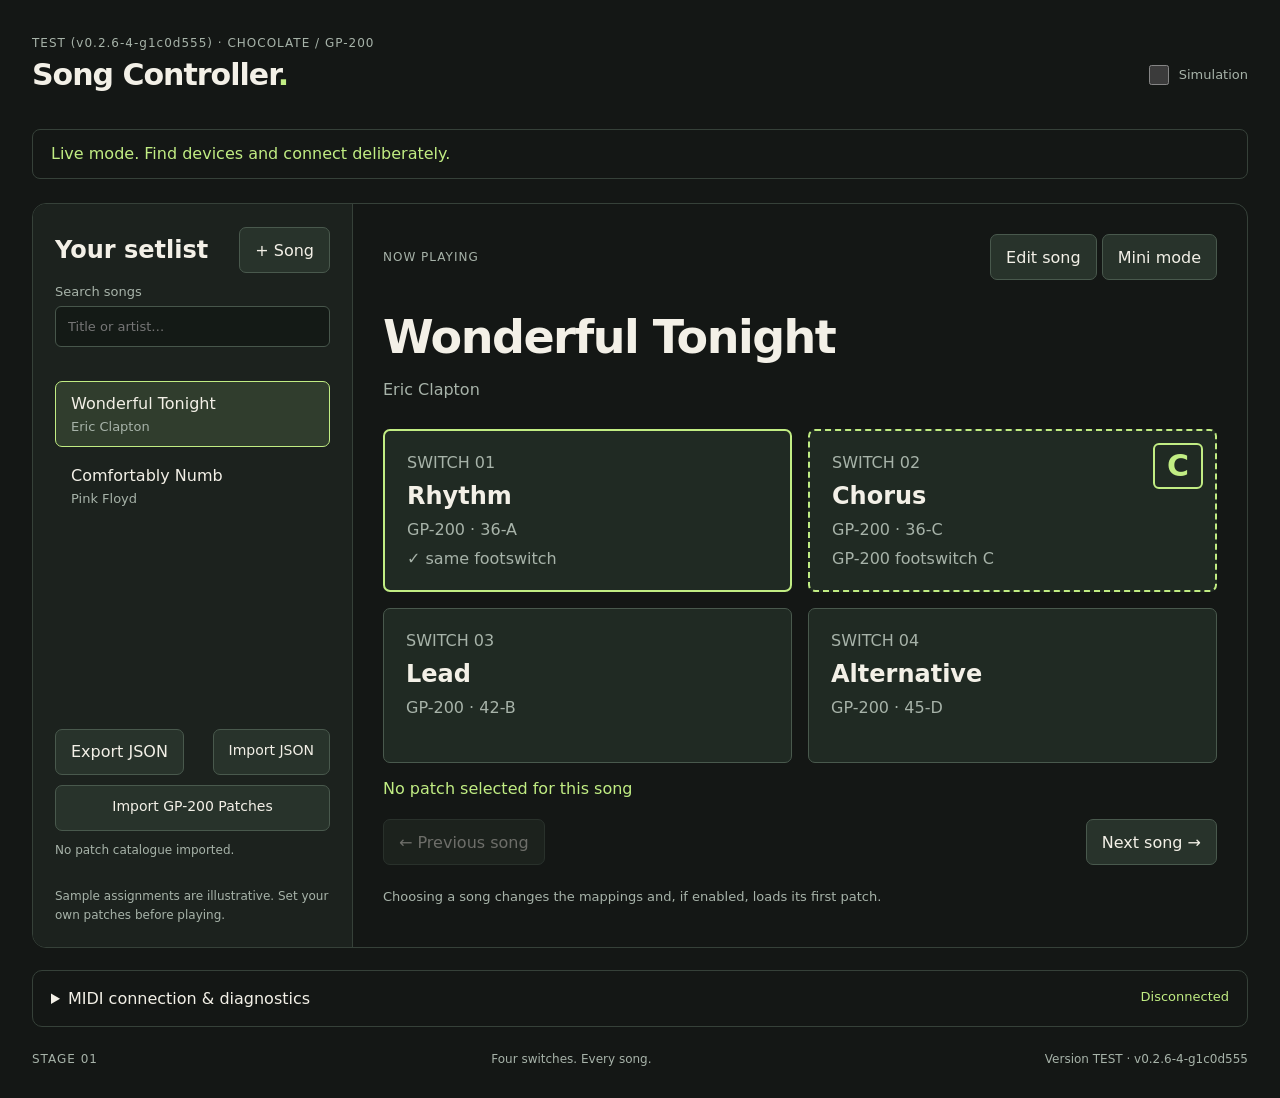
<file: index.html>
<!doctype html>
<html lang="en"><head><meta charset="utf-8"><meta name="viewport" content="width=device-width,initial-scale=1"><title>Chocolate · Song Controller</title><link rel="stylesheet" href="style.css"><link rel="manifest" href="manifest.webmanifest"><meta name="theme-color" content="#141715"><link rel="icon" href="icons/live-192.png"><script src="version.js"></script></head><body>
<header><div><span class="eyebrow" id="eyebrow">CHOCOLATE / GP-200</span><h1>Song Controller<span class="dot">.</span></h1></div><label class="mode"><input id="simulation" type="checkbox"> Simulation</label></header>
<button id="reconnect" hidden>⚠ MIDI lost · tap to reconnect</button><button id="update" hidden>Update ready · reload</button><div id="notice" role="status" aria-live="polite">Live mode. Find devices and connect deliberately.</div>
<main><aside><div class="row"><h2>Your setlist</h2><button id="add">+ Song</button></div><label>Search songs<input id="search" type="search" placeholder="Title or artist…"></label><nav id="songs" aria-label="Song list"></nav><div class="row"><button id="export">Export JSON</button><label class="file">Import JSON<input id="import" type="file" accept=".json,application/json"></label></div><label class="file patch-import">Import GP-200 Patches<input id="patch-import" type="file" accept=".zip,application/zip"></label><p id="patch-summary" role="status" aria-live="polite">No patch catalogue imported.</p><div id="patch-flags" hidden><strong>Check these assignments</strong><ul id="patch-flag-list"></ul><p>They may play the wrong patch. Fix each in Edit Song, or Dismiss it if the assignment is right. Changing that switch’s label, bank or slot also clears its warning.</p></div><button id="undo-reconcile" hidden>Undo last reconciliation</button><p id="undo-reason" role="status" hidden></p><small>Sample assignments are illustrative. Set your own patches before playing.</small></aside>
<section class="performance"><div class="row"><span class="eyebrow">NOW PLAYING</span><span class="actions"><button id="edit">Edit song</button> <button id="mini-toggle">Mini mode</button></span></div><h2 id="title"></h2><select id="mini-song" aria-label="Current song"></select><p id="artist"></p><div id="patches" class="patches"></div><p id="selected" aria-live="polite">No patch selected</p><div class="row"><button id="previous">← Previous song</button><button id="next">Next song →</button></div><p class="hint">Choosing a song changes the mappings and, if enabled, loads its first patch.</p></section></main>
<details><summary>MIDI connection & diagnostics <span id="status">Disconnected</span></summary><div class="settings"><p>Close MIDI-OX first. GP-200 receive source: USB; receive channel: 1.</p><div class="row"><button id="discover">Find MIDI devices</button><button id="disconnect">Disconnect</button></div><label>Chocolate input<select id="input"></select></label><label>GP-200 output<select id="output"></select></label><label>Song Select MIDI Input (optional)<select id="song-input"></select></label><small>Optional: lets MobileSheets or another MIDI app choose songs by MIDI Song Number. Send CC0 (bank) before every Program Change; the last bank is remembered per channel.</small><button id="connect">Connect selected devices</button><pre id="log" aria-label="MIDI diagnostic log"></pre></div></details>
<dialog id="editor"><form id="form"><div class="row"><h2>Edit song</h2><button type="button" id="cancel">Cancel</button></div><label>Title<input name="title" required maxlength="200"></label><label>Artist<input name="artist" maxlength="200"></label><label>MIDI Song Number (optional)<input name="midiSong" type="number" min="1" max="16384" step="1" placeholder="None"></label><label class="check"><input name="autoLoad" type="checkbox"> Auto-load first patch</label><small id="midi-song-hint"></small><div id="assignments"></div><p id="edit-error" role="alert"></p><div class="row"><button type="button" id="up">Move up</button><button type="button" id="down">Move down</button><button type="button" id="delete" class="danger">Delete song</button><button type="submit" class="primary">Save changes</button></div></form></dialog>
<dialog id="reconcile" aria-labelledby="reconcile-title"><h2 id="reconcile-title">Review patch import</h2><div id="reconcile-warnings"></div><p id="reconcile-baseline"><strong>Check first:</strong> updates assume each song currently points to the right patch in the saved catalogue. If patches moved in an earlier import and songs were not updated, these updates will follow the wrong names. If your songs already play the right patches on the GP-200, choose “Names only” to set a trustworthy baseline.</p><div id="reconcile-rows"></div><p id="reconcile-note"></p><p id="reconcile-error" role="alert"></p><div class="row"><button type="button" id="reconcile-cancel">Cancel</button><button type="button" id="reconcile-names">Names only</button><button type="button" id="reconcile-apply" class="primary">Apply</button></div></dialog>
<footer>STAGE 01<span>Four switches. Every song.</span><span id="version"></span></footer><script type="module" src="app.js"></script></body></html>
</file>
<file: style.css>
:root{color-scheme:dark;font-family:Segoe UI,system-ui,sans-serif;background:#141715;color:#f3f0e7;--muted:#a7b3a9;--green:#c1ed83;--line:#364139}*{box-sizing:border-box}body{max-width:1400px;margin:auto;padding:32px}header,.row,footer{display:flex;align-items:center;justify-content:space-between;gap:12px}h1{font-size:30px;margin:6px 0 25px;letter-spacing:-1px}h2{margin:10px 0}.dot{color:var(--green)}.eyebrow,small,footer{font-size:12px;color:var(--muted);letter-spacing:1px}.mode{display:flex;align-items:center;gap:10px}#notice{padding:14px 18px;border:1px solid var(--line);border-radius:8px;color:var(--green);margin:12px 0 24px;min-height:50px}main{display:grid;grid-template-columns:320px 1fr;border:1px solid var(--line);border-radius:14px;overflow:hidden}aside{background:#1c221e;padding:22px;border-right:1px solid var(--line)}label{display:block;font-size:13px;color:var(--muted);margin:10px 0}input,select{display:block;width:100%;background:#141a16;color:#f3f0e7;border:1px solid #47564b;padding:12px;border-radius:6px;margin-top:7px;font:inherit}input[type=checkbox]{display:inline;width:20px;height:20px;margin:0;accent-color:var(--green)}button,.file{background:#28332b;color:#f3f0e7;border:1px solid #49594d;border-radius:7px;padding:12px 15px;font:inherit;cursor:pointer;min-height:46px}button:hover,.file:hover{background:#38493c}button:focus-visible,input:focus-visible,select:focus-visible,summary:focus-visible,.file:focus-within{outline:3px solid var(--green);outline-offset:3px}button:disabled{opacity:.4;cursor:default}nav{margin:18px 0;max-height:430px;overflow:auto}nav button{display:block;width:100%;text-align:left;background:transparent;border-color:transparent;margin:6px 0}nav button.active{border-color:var(--green);background:#303d2d}nav span{display:block;font-size:13px;color:var(--muted);margin-top:6px}.performance{padding:30px}#title{font-size:clamp(27px,4vw,46px);letter-spacing:-1.5px;margin-top:30px}#artist{color:var(--muted);margin-bottom:30px}.patches{display:grid;grid-template-columns:1fr 1fr;gap:16px}.patch{padding:22px;text-align:left;min-height:155px;background:#202a23;display:flex;flex-direction:column;gap:10px}.patch strong{font-size:24px}.patch span{color:var(--muted)}.patch.active{background:var(--green);color:#162014;border-color:var(--green)}.patch.active span{color:#30452b}#selected{min-height:24px;color:var(--green)}.hint{font-size:13px;color:var(--muted);margin-top:24px}small{display:block;line-height:1.6;margin-top:18px;letter-spacing:0}.file{position:relative;font-size:14px;margin:0;overflow:hidden}.file input{position:absolute;inset:0;opacity:0;cursor:pointer;margin:0}details{border:1px solid var(--line);border-radius:10px;margin-top:22px}summary{cursor:pointer;padding:18px}#status{float:right;font-size:13px;color:var(--green)}.settings{padding:0 22px 22px;max-width:800px}pre{background:#101410;padding:14px;max-height:180px;overflow:auto;white-space:pre-wrap;font-size:12px}dialog{background:#202a23;color:inherit;border:1px solid #60765a;border-radius:12px;width:min(700px,95vw);max-height:90vh;padding:24px}dialog::backdrop{background:#000a}fieldset{border:1px solid var(--line);border-radius:7px;margin:15px 0;display:grid;grid-template-columns:2fr 1fr 1fr;gap:12px}legend{color:var(--green)}.danger,#edit-error{color:#ffb4a6}.primary{background:var(--green);color:#162014}footer{padding-top:25px}footer span{letter-spacing:0}@media(max-width:800px){body{padding:16px}main{grid-template-columns:240px 1fr}.performance{padding:20px}.patches{gap:10px}.patch{padding:16px}.row{flex-wrap:wrap}}@media(max-width:600px){main{display:flex;flex-direction:column}aside{border-right:0;border-bottom:1px solid var(--line)}nav{max-height:180px}.patch{min-height:140px}.patch strong{font-size:21px}header{align-items:flex-start}h1{font-size:25px}.mode{font-size:12px}fieldset{grid-template-columns:1fr 1fr}fieldset label:first-of-type{grid-column:1/-1}#status{float:none;display:block;margin-top:8px}}

/* Patch reconciliation: long lists scroll so the dialog's buttons stay reachable. */
#reconcile-rows{max-height:40vh;overflow:auto;overflow-wrap:anywhere}
#reconcile h3{font-size:15px;margin:12px 0 4px;color:var(--green)}
#reconcile ul,#patch-flags ul{margin:6px 0;padding-left:18px;font-size:13px}
#reconcile li,#patch-flags li{margin:4px 0}
#reconcile-baseline,#reconcile-note{font-size:13px;color:var(--muted)}
#reconcile-error,#patch-flags strong{color:#ffb4a6}
#patch-flags li button{display:block;margin-top:4px;min-height:44px;padding:6px 12px;font-size:13px}
#patch-flags{flex-shrink:0;max-height:140px;overflow:auto;overflow-wrap:anywhere;font-size:13px}
#undo-reconcile{flex-shrink:0}
/* Only while reconciliation UI shows: keep the setlist usable and everything reachable. */
aside.reconciling{overflow-y:auto}
aside.reconciling nav{min-height:170px}
#undo-reason{font-size:13px;color:var(--muted)}

/* Keep long setlists inside their panel at every screen size. */
aside{display:flex;flex-direction:column;min-height:0;min-width:0}
aside nav{flex:1 1 auto;min-height:0;overscroll-behavior:contain}
aside>.row,aside>label,aside>small{flex-shrink:0}
.performance{min-width:0}
#title,.patch strong,nav button{overflow-wrap:anywhere}

/* Short laptop and landscape-tablet viewports, including browser chrome. */
@media(min-width:601px) and (max-height:850px){
  body{padding:14px 20px}
  header{min-height:48px}
  h1{font-size:26px;margin:2px 0 4px}
  #notice{min-height:40px;padding:9px 14px;margin:6px 0 12px;font-size:14px}
  main{grid-template-columns:280px 1fr}
  aside{padding:14px;max-height:max(430px,calc(100dvh - 190px))}
  aside h2{font-size:19px;margin:4px 0}
  aside label{margin:6px 0}
  aside input{padding:10px;margin-top:4px}
  aside nav{margin:8px 0;max-height:none}
  nav button{padding:8px 10px;margin:2px 0;min-height:48px}
  nav span{margin-top:3px;font-size:12px}
  aside>.row{gap:6px}
  aside .row button,aside .file{padding:10px;font-size:13px;min-height:44px}
  aside small{margin-top:10px;line-height:1.4}
  .performance{padding:14px 20px}
  .performance>.row:first-child button{min-height:44px;padding:9px 14px}
  #title{font-size:clamp(26px,3vw,36px);letter-spacing:-1px;line-height:1.15;margin:10px 0 4px}
  #artist{margin:0 0 14px;font-size:15px}
  .patches{gap:10px}
  .patch{padding:12px 16px;min-height:104px;gap:5px}
  .patch strong{font-size:22px;line-height:1.15}
  .patch span{font-size:13px}
  #selected{font-size:13px;min-height:18px;margin:8px 0}
  .performance>.row button{min-height:44px;padding:9px 14px}
  .hint{font-size:12px;margin:10px 0 0}
  details{margin-top:12px}
  summary{padding:12px 16px;min-height:44px}
  footer{padding-top:12px}
}
@media(min-width:601px) and (max-width:900px) and (max-height:850px){
  main{grid-template-columns:240px 1fr}
  .performance{padding:14px}
  .patch{padding:12px}
}
@media(max-width:600px){
  aside nav{flex:0 1 auto;max-height:180px}
}

/* Same bank as Switch 1: reachable on the GP-200 footswitches. CTRL: an effect toggle, not a patch. Text labels carry the meaning too. */
.patch.same-bank{border:2px dashed var(--green)}
.patch.ctrl{border-left:6px solid #e0b25c}
/* Blank: follows Switch 1's bank. Blue bar and italic name; the "(blank)" text carries the meaning too. */
.patch.blank{border-left:6px solid #7cc4f0}
.patch.blank strong{font-style:italic}
/* Same bank and slot letter matches the switch number (1=A … 4=D): solid. Otherwise a badge shows the real GP-200 footswitch. */
.patch.same-pos{border-style:solid}
.patch{position:relative}
.patch:has(.slot-badge)>:not(.slot-badge){padding-right:64px}
.patch .slot-badge{position:absolute;top:12px;right:12px;font-size:30px;font-weight:700;line-height:1;padding:6px 12px;border:2px solid var(--green);border-radius:6px;color:var(--green)}
.patch.active .slot-badge{border-color:#162014;color:#162014}

/* One compact search field per switch, with bounded results only while searching. */
#patch-summary{white-space:pre-wrap;overflow-wrap:anywhere;font-size:12px;color:var(--muted);max-height:110px;overflow:auto;flex-shrink:0}
.patch-import{flex-shrink:0;text-align:center;margin-top:10px}
.patch-picker{grid-column:1/-1;position:relative;min-width:0;margin:0}
.patch-results{position:absolute;top:100%;left:0;right:0;z-index:2;max-height:150px;overflow:auto;background:#141a16;border:1px solid var(--line);box-shadow:0 6px 16px #0008}
.patch-results:empty{display:none}
.patch-results button{display:block;width:100%;text-align:left;border:0;border-radius:0;min-height:36px;padding:8px;font-size:13px;overflow-wrap:anywhere}
.patch-results p{padding:8px;margin:0;font-size:13px}
#editor{padding:16px;width:min(760px,95vw);overflow:auto}
#editor form>label{display:inline-block;width:calc(50% - 8px);margin:4px 4px 8px 0}
#assignments{display:grid;grid-template-columns:1fr 1fr;gap:10px}
#assignments fieldset{min-width:0;margin:0;padding:10px;gap:6px;grid-template-columns:minmax(0,2fr) minmax(65px,1fr) minmax(60px,1fr)}
#assignments label{margin:2px 0;min-width:0}
#editor input,#editor select{padding:8px;margin-top:4px;min-height:36px}
#editor .row{flex-wrap:wrap}
@media(max-width:600px){#assignments{grid-template-columns:1fr}#editor form>label{display:block;width:100%}#assignments fieldset label:first-of-type{grid-column:auto}}

#assignments fieldset:nth-child(n+3) .patch-results{top:auto;bottom:100%}

/* Mini Mode: title + four patches for a shallow floating window over MobileSheets. */
#update{display:block;margin:8px 0 0;background:var(--green);color:#162014}
#update[hidden]{display:none}
footer #version{color:var(--muted)}
body.mini{padding:8px 10px;display:flex;flex-direction:column;gap:6px}
body.mini>header,body.mini aside,body.mini details,body.mini footer,body.mini #update,body.mini #artist,body.mini #selected,body.mini .hint,body.mini .performance>.row:not(:first-child),body.mini .performance .eyebrow,body.mini #edit{display:none}
body.mini main{display:block;border:0;order:0}
body.mini .performance{padding:0;display:grid;grid-template-columns:minmax(0,1fr) auto;align-items:center;gap:6px 10px}
body.mini .performance>*{grid-column:1/-1}
body.mini #title{grid-row:1;grid-column:1;margin:0;font-size:clamp(18px,4.5vh,26px);letter-spacing:-.5px;line-height:1.15;white-space:nowrap;overflow:hidden;text-overflow:ellipsis}
body.mini .performance>.row:first-child{grid-row:1;grid-column:2}
body.mini #mini-toggle{min-height:44px;padding:8px 14px}
body.mini .patches{grid-template-columns:repeat(4,minmax(0,1fr));gap:8px}
body.mini .patch{min-height:64px;padding:8px 10px;gap:2px;justify-content:center}
body.mini .patch>span:first-child{display:none}
body.mini .patch::before{content:attr(data-key);font-size:12px;font-weight:700;color:var(--muted)}
body.mini .patch.active::before{color:#30452b}
body.mini .patch strong{font-size:clamp(15px,4vh,20px);line-height:1.15;overflow:hidden;display:-webkit-box;-webkit-line-clamp:2;-webkit-box-orient:vertical}
body.mini .patch span{font-size:11px}
body.mini #notice{order:1;margin:0;min-height:0;padding:3px 8px;font-size:12px;white-space:nowrap;overflow:hidden;text-overflow:ellipsis}
@media(max-width:420px){body.mini .patches{grid-template-columns:1fr 1fr}}
#mini-song{display:none}
body.mini #title{display:none}
body.mini #mini-song{display:block;grid-row:1;grid-column:1;margin:0;min-height:44px;padding:6px 10px;font-size:clamp(16px,4vh,20px);font-weight:600;text-overflow:ellipsis}
#editor #assignments legend{padding:0 6px}
#editor #assignments legend select{display:inline-block;width:auto;min-height:0;box-sizing:border-box;height:24px;padding:0 6px;margin:0 0 0 12px;font-size:13px;line-height:normal;vertical-align:middle;border-radius:4px}
#assignments label[hidden]{display:none}
#editor .check input{min-height:0;padding:0;margin:0 6px 0 0;vertical-align:middle}
/* Mini Mode: keep switch height; the border and a smaller badge carry the footswitch info. */
body.mini .patch .footswitch{display:none}
body.mini .patch .slot-badge{top:6px;right:6px;font-size:18px;padding:2px 6px}
body.mini .patch:has(.slot-badge)>:not(.slot-badge){padding-right:32px}
#reconnect{display:block;width:100%;min-height:72px;margin:0 0 12px;font-size:22px;font-weight:700;background:#8a2416;border:2px solid #ffb4a6;color:#fff}#reconnect:hover{background:#a12d1c}#reconnect[hidden]{display:none}body.mini #reconnect{order:-1;margin:0;min-height:64px}
</file>
